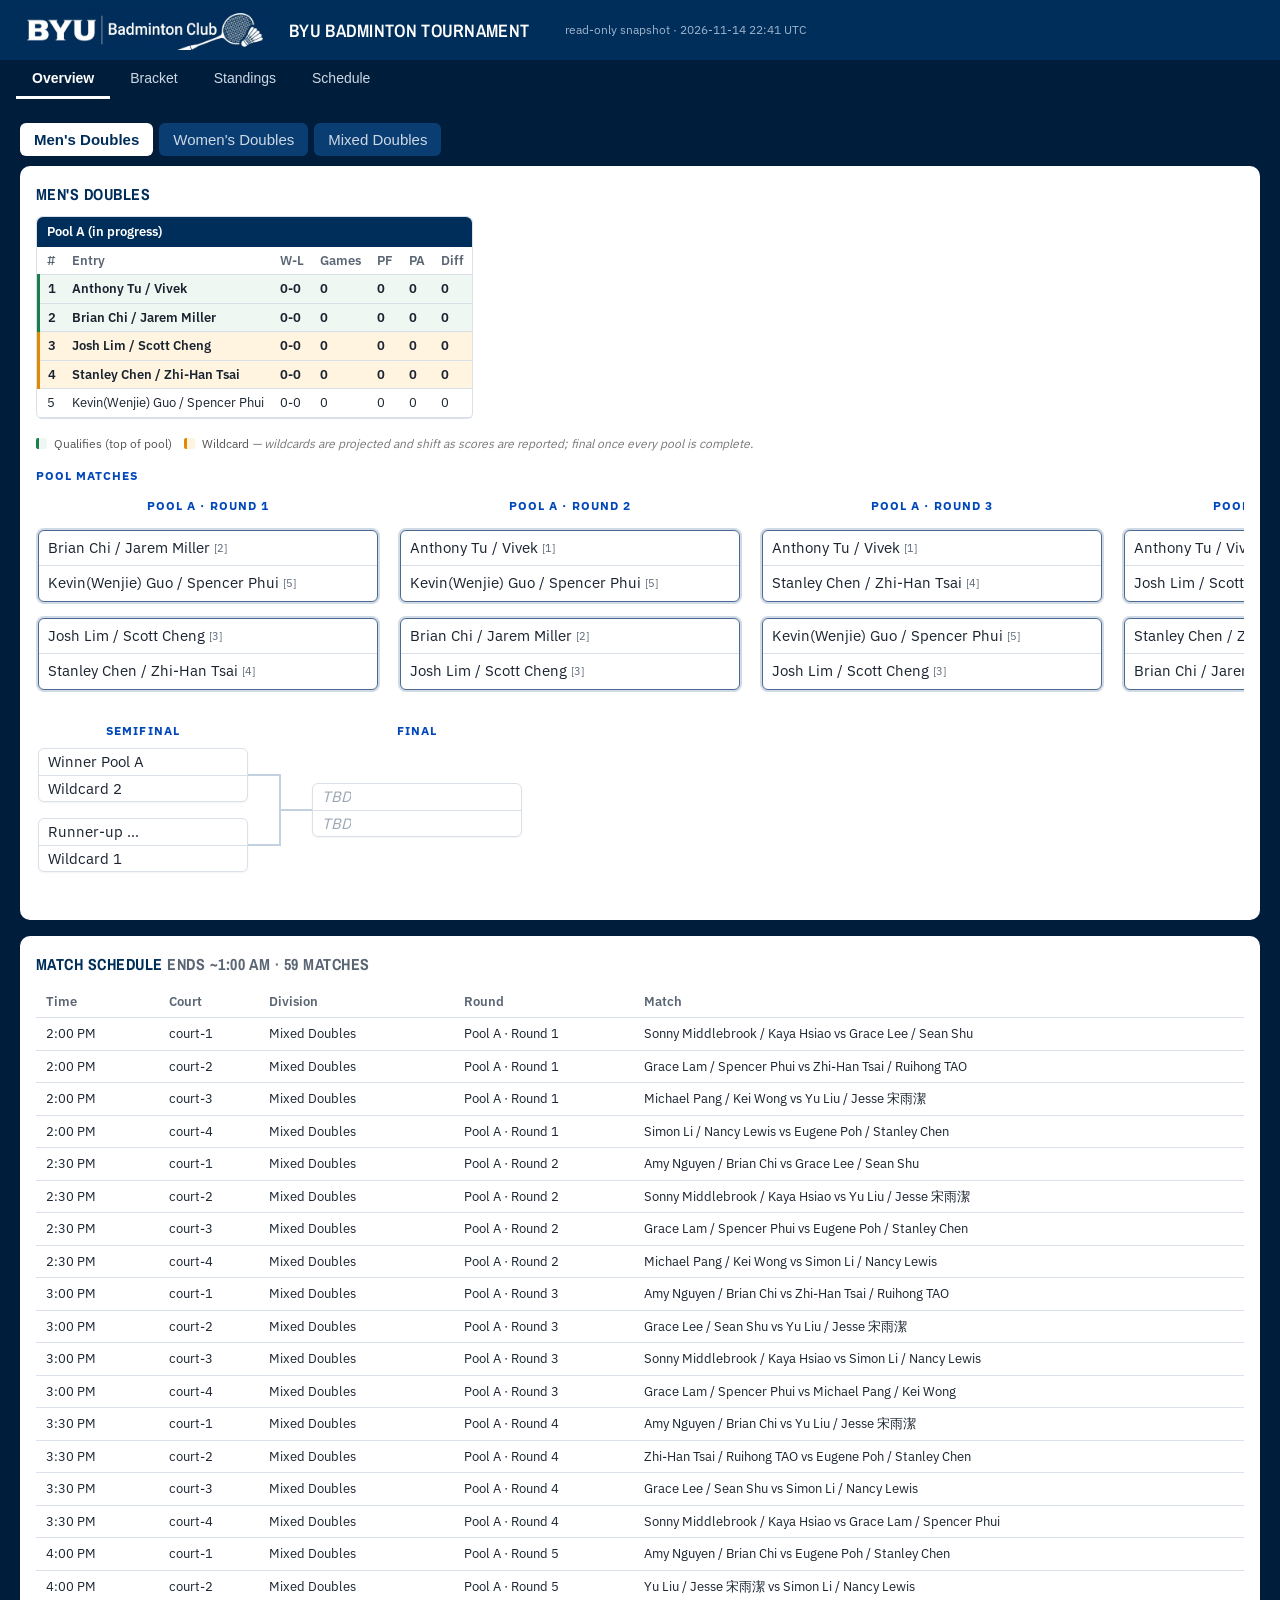
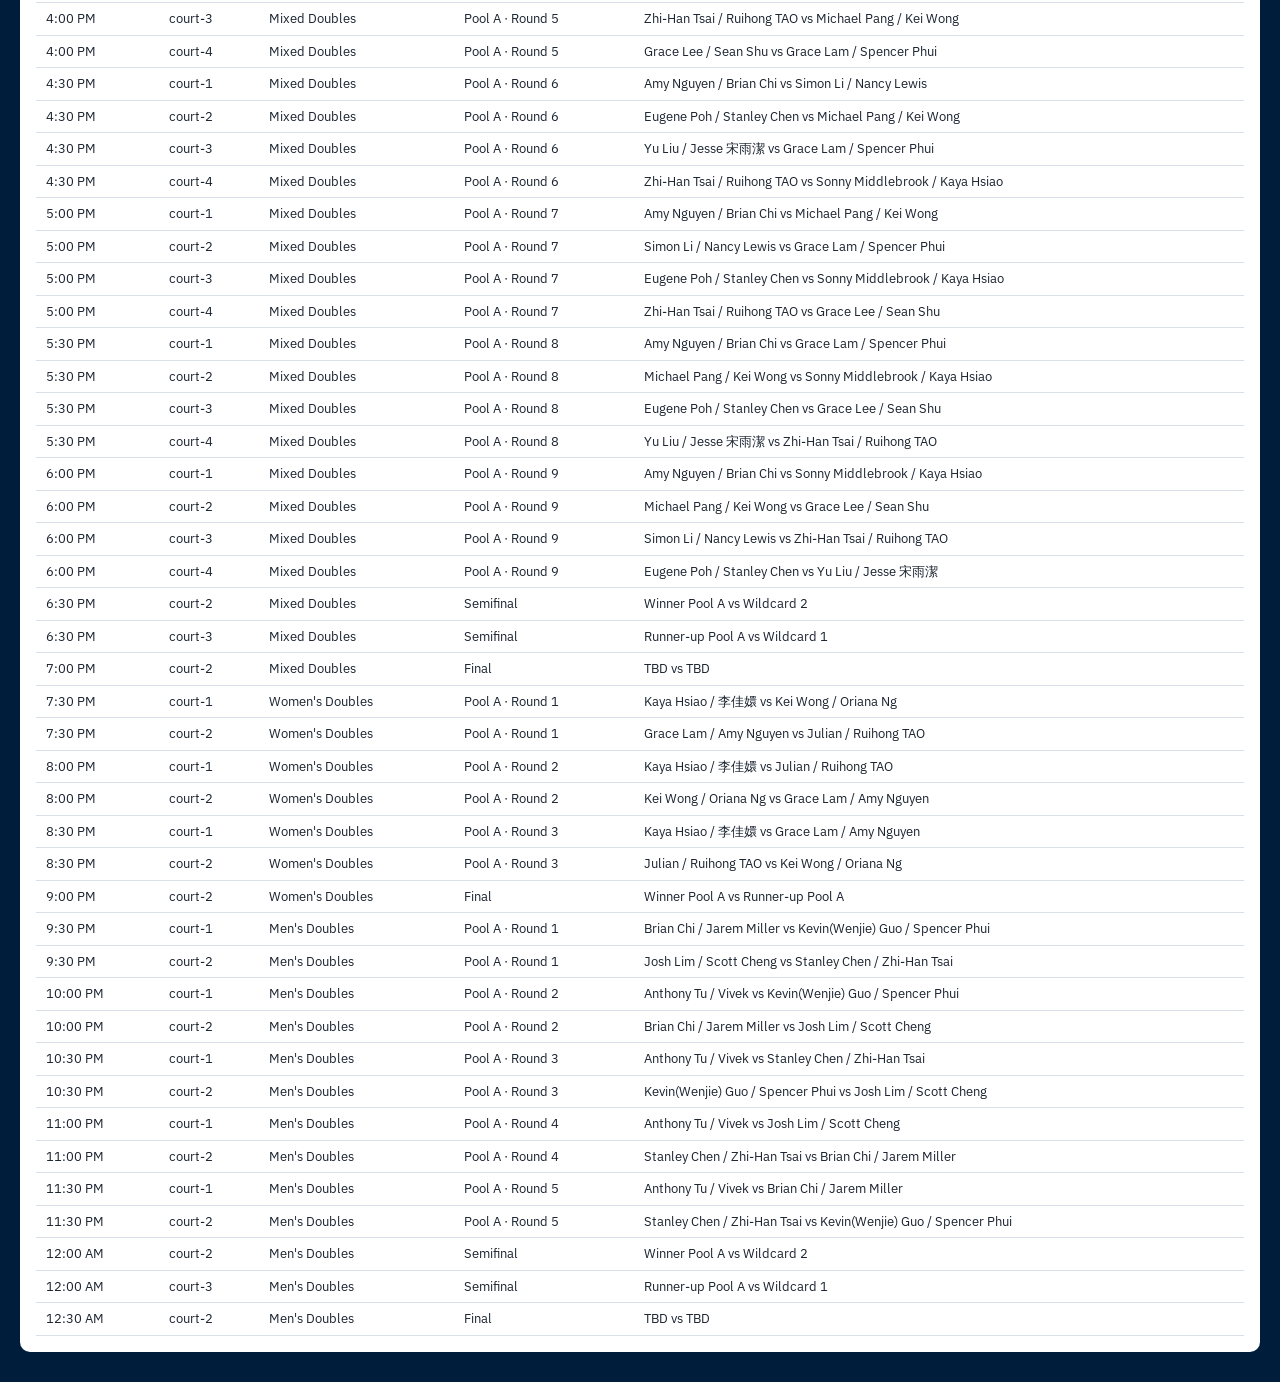
<file: site/index.html>
<!DOCTYPE html>
<html lang="en">
<head>
  <meta charset="utf-8">
  <meta name="viewport" content="width=device-width, initial-scale=1">
  <!-- "live" while served by the app; the static export rewrites this to "static". -->
  <meta name="data-source" content="static">
  <title>BYU Badminton Tournament</title>
  <link rel="icon" href="assets/logo.png">
  <link rel="stylesheet" href="css/fonts.css">
  <link rel="stylesheet" href="css/app.css">
  <link rel="stylesheet" href="css/bracket.css">
  <style>
    body { background: var(--navy-dark); }
    .pub-main { max-width: 1600px; margin: 0 auto; padding: 14px 20px; }
    .pub-card { background:#fff; border-radius:10px; padding:16px; margin-bottom:16px; }
    .pub-card h2 { margin:0 0 10px; color:var(--navy); font-size:16px; }
    .div-tabs { display:flex; flex-wrap:wrap; gap:6px; margin:10px 0; }
    .div-tabs button { background:#0a3d72; color:#cdd8e6; border:0; padding:8px 14px;
      border-radius:6px; cursor:pointer; font-size:15px; }
    .div-tabs button.active { background:#fff; color:var(--navy); font-weight:700; }
    .refresh-note { color:#9fb4cd; font-size:12px; }
    .match .side .nm { max-width: 240px; font-size: 15px; }
    .sched-table td, .sched-table th { padding:6px 10px; }
  </style>
</head>
<body>
  <header class="topbar">
    <img class="logo" src="assets/logo.png" alt="BYU Badminton Club">
    <span class="title" id="tname">Tournament</span>
    <span class="spacer"></span>
    <span class="refresh-note" id="refresh">live · updating</span>
  </header>

  <div class="tabs" id="viewtabs">
    <button data-view="overview" class="active">Overview</button>
    <button data-view="bracket">Bracket</button>
    <button data-view="standings">Standings</button>
    <button data-view="schedule">Schedule</button>
  </div>

  <div class="pub-main">
    <div class="print-header"><img src="assets/logo.png" style="height:36px"><b id="pub-print-title">BYU Badminton Tournament</b></div>
    <div class="div-tabs" id="divtabs"></div>
    <div id="content"></div>
  </div>

  <script src="js/api.js"></script>
  <script src="js/bracket.js"></script>
  <script src="js/public.js"></script>
</body>
</html>
</file>
<file: site/css/fonts.css>
/* Self-hosted BYU-style fonts (generated by fetch_fonts.py) */
@font-face{font-family:'IBM Plex Sans';font-style:normal;font-weight:400;font-display:swap;src:url('../assets/fonts/ibm-plex-sans-latin-400.woff2') format('woff2');}
@font-face{font-family:'IBM Plex Sans';font-style:normal;font-weight:500;font-display:swap;src:url('../assets/fonts/ibm-plex-sans-latin-500.woff2') format('woff2');}
@font-face{font-family:'IBM Plex Sans';font-style:normal;font-weight:600;font-display:swap;src:url('../assets/fonts/ibm-plex-sans-latin-600.woff2') format('woff2');}
@font-face{font-family:'IBM Plex Sans';font-style:normal;font-weight:700;font-display:swap;src:url('../assets/fonts/ibm-plex-sans-latin-700.woff2') format('woff2');}
@font-face{font-family:'Archivo Narrow';font-style:normal;font-weight:600;font-display:swap;src:url('../assets/fonts/archivo-narrow-latin-600.woff2') format('woff2');}
@font-face{font-family:'Archivo Narrow';font-style:normal;font-weight:700;font-display:swap;src:url('../assets/fonts/archivo-narrow-latin-700.woff2') format('woff2');}
</file>
<file: site/css/app.css>
/* BYU Badminton Club theme. Navy sampled from the club logo (#002E5A). */
:root {
  --navy: #002E5A;
  --navy-dark: #001E3C;
  --navy-2: #063a6e;
  --royal: #0047BA;          /* BYU royal-blue accent (eyebrow labels, headers) */
  --accent: #4A6C94;
  --white: #FFFFFF;
  --bg: #f4f6f9;
  --panel: #ffffff;
  --line: #d9e0ea;
  --text: #1a2330;
  --muted: #5b6675;
  --ok: #1a7f4b;
  --warn: #b06a00;
  --err: #b1223a;
  /* BYU-style free fonts: IBM Plex Sans (body) + Archivo Narrow (headers).
     Self-hosted via css/fonts.css (run web/assets/fonts/fetch_fonts.py to
     refresh). Falls back to system fonts if the files aren't present. */
  --sans: "IBM Plex Sans", "Segoe UI", system-ui, -apple-system, Arial, sans-serif;
  --head: "Archivo Narrow", "Arial Narrow", "IBM Plex Sans", Arial, sans-serif;
}
* { box-sizing: border-box; }
body {
  margin: 0; background: var(--bg); color: var(--text);
  font: 15px/1.5 var(--sans);
}
/* Headers: Archivo Narrow, ALL CAPS, royal blue (lighter than the navy bar). */
h1, h2, h3, .card h2, .modal h3, header.topbar .title {
  font-family: var(--head); font-weight: 700; text-transform: uppercase;
  letter-spacing: .03em;
}
.card h2, .modal h3, h1, h2, h3 { color: var(--royal); }
header.topbar {
  background: var(--navy); color: var(--white);
  display: flex; align-items: center; gap: 18px;
  /* Wrap on any window: a narrow header used to push the right-hand buttons
     (Publish, Public Display) off the screen behind a sideways scroll. */
  flex-wrap: wrap;
  padding: 10px 20px; box-shadow: 0 2px 6px rgba(0,0,0,.2);
}
header.topbar img.logo { height: 40px; width: auto; display: block; }
header.topbar .title { font-size: 18px; font-weight: 600; letter-spacing: .3px; }
/* Right-hand controls travel as one right-aligned block, so a narrow window
   wraps them together instead of pushing Publish off the screen. */
header.topbar .topbar-right {
  margin-left: auto; display: flex; align-items: center; gap: 14px;
  flex-wrap: wrap; justify-content: flex-end; max-width: 100%;
}
header.topbar .status { font-size: 13px; opacity: .85; }
/* "site/ published …" next to the Publish button: the last snapshot that was
   pushed, so nobody has to guess whether Pages rebuilt. */
header.topbar .publish-group {
  display: flex; align-items: center; gap: 10px; max-width: 100%;
}
header.topbar .publish-stamp {
  font-size: 12px; line-height: 1.3; opacity: .85; white-space: nowrap;
  cursor: help; border-bottom: 1px dotted rgba(255,255,255,.45);
}
header.topbar .publish-stamp[data-state="pending"] { color: #ffd166; opacity: 1; }
header.topbar .publish-stamp[data-state="none"] { opacity: .6; }

.tabs { display: flex; gap: 4px; background: var(--navy-dark); padding: 0 16px; }
.tabs button {
  background: transparent; color: #cdd8e6; border: 0; padding: 10px 16px;
  cursor: pointer; font-size: 14px; border-bottom: 3px solid transparent;
  display: inline-flex; align-items: center; gap: 8px;
}
.tabs button.active { color: #fff; border-bottom-color: var(--white); font-weight: 600; }
.tabs button .dot {
  width: 18px; height: 18px; border-radius: 50%; font-size: 11px; line-height: 18px;
  text-align: center; background: #274a72; color: #9fb4cd;
}
.tabs button.done .dot { background: var(--ok); color: #fff; }
.tabs button.current .dot { background: #fff; color: var(--navy); }
.tabs button.locked { opacity: .55; }

/* Contextual guide banner shown at the top of each step */
.guide {
  display: flex; align-items: flex-start; gap: 10px; background: #eef4fb;
  border: 1px solid #d3e0f0; border-left: 4px solid var(--accent);
  border-radius: 8px; padding: 10px 14px; margin-bottom: 16px; font-size: 14px;
}
.guide .g-ico { font-size: 18px; line-height: 1.3; }
.guide b { color: var(--navy); }
.guide.locked { background: #fdf3e0; border-left-color: var(--warn); }
.help-list { margin: 6px 0 0 0; padding-left: 18px; }
.help-list li { margin: 3px 0; }
.explainer { font-size: 12.5px; color: var(--muted); margin: 6px 0 0; }
#cb-note:not(:empty) { color: var(--warn); }

main { padding: 18px 20px; max-width: 1200px; margin: 0 auto; }
.tab-panel { display: none; }
.tab-panel.active { display: block; }

.card {
  background: var(--panel); border: 1px solid var(--line); border-radius: 8px;
  padding: 16px; margin-bottom: 16px;
}
.card h2 { margin: 0 0 10px; font-size: 16px; color: var(--navy); }
.row { display: flex; flex-wrap: wrap; gap: 10px; align-items: center; }

button.btn, .btn {
  background: var(--navy); color: #fff; border: 0; border-radius: 6px;
  padding: 8px 14px; cursor: pointer; font-size: 14px;
}
button.btn:hover { background: var(--navy-2); }
button.btn.secondary { background: #eef2f7; color: var(--navy); border: 1px solid var(--line); }
button.btn.ghost { background: transparent; color: var(--navy); border: 1px solid var(--accent); }
button.btn.danger, .btn.danger { background: #fff; color: var(--err); border: 1px solid #e3b6bf; }
button.btn.danger:hover, .btn.danger:hover { background: #fbe3e7; }
button.btn:disabled { opacity: .5; cursor: not-allowed; }

/* Current / up-next queue */
.queue-cols { display: flex; flex-wrap: wrap; gap: 20px; }
.queue-col { flex: 1; min-width: 240px; }
.queue-col h4 { margin: 0 0 6px; font-size: 12px; text-transform: uppercase;
  letter-spacing: .08em; color: var(--royal); font-family: var(--head); }
.queue-item { padding: 6px 10px; border: 1px solid var(--line); border-radius: 6px;
  margin: 4px 0; font-size: 13px; background: #fff; }
.queue-item.ready { border-left: 3px solid var(--ok); }
.queue-item.next { border-left: 3px solid var(--accent); color: var(--muted); }
.queue-item .rd { color: var(--royal); font-size: 11px; text-transform: uppercase; letter-spacing: .05em; }

input, select {
  padding: 7px 9px; border: 1px solid var(--line); border-radius: 6px;
  font-size: 14px; background: #fff; color: var(--text);
}
label.inline { display: inline-flex; align-items: center; gap: 6px; }

table { border-collapse: collapse; width: 100%; font-size: 13px; }
th, td { text-align: left; padding: 6px 8px; border-bottom: 1px solid var(--line); }
th { color: var(--muted); font-weight: 600; }
tr:hover td { background: #f7fafd; }

.badge { display: inline-block; padding: 1px 8px; border-radius: 10px; font-size: 12px; }
.badge.err  { background: #fbe3e7; color: var(--err); }
.badge.warn { background: #fdf0dd; color: var(--warn); }
.badge.info { background: #e6eefb; color: var(--navy); }
.badge.ok   { background: #e3f4ea; color: var(--ok); }
.badge.stub { background: #efe3fb; color: #6a2fb0; }

.issue { padding: 6px 8px; border-left: 4px solid var(--line); margin: 4px 0; background: #fafbfd; }
.issue.error   { border-left-color: var(--err); }
.issue.warning { border-left-color: var(--warn); }
.issue.info    { border-left-color: var(--accent); }
.issue .sugg { color: var(--muted); font-style: italic; }

.muted { color: var(--muted); }

/* Live scoring rows */
.score-match { display: flex; align-items: center; gap: 16px; border: 1px solid var(--line);
  border-radius: 8px; padding: 8px 12px; margin: 6px 0; background: #fff; }
.score-match.done { border-color: #cfe3d6; background: #f7fbf8; }
.sm-rows { display: grid; grid-template-columns: 1fr auto; gap: 5px 14px;
  align-items: center; flex: 1; }
.sm-team { font-size: 14px; }
.sm-team.swin { font-weight: 700; color: var(--ok); }
.sm-team .seed { color: var(--muted); font-size: 11px; }
.sm-inputs { display: flex; gap: 6px; }
.sm-inputs .gin { width: 50px; text-align: center; padding: 6px; }
.sm-save { align-self: center; white-space: nowrap; }

/* Court board (live): courts across the top, ready queue below. */
.board-layout { display: block; }
.court-grid { display: grid; grid-template-columns: repeat(4, 1fr); gap: 12px; margin-bottom: 18px; }
.court-tile { border: 1px solid var(--line); border-radius: 8px; background: #fff;
  position: relative; display: flex; flex-direction: column; overflow: hidden; }
.court-tile .court-hd { padding: 8px 10px 0; }
.court-body { padding: 6px 10px 8px; flex: 1 1 auto; min-height: 60px; }
.ondeck-tab { background: #eef1f5; border-top: 1px solid var(--line); padding: 5px 10px;
  font-size: 11px; text-transform: uppercase; letter-spacing: .05em; color: var(--muted);
  cursor: pointer; display: flex; justify-content: space-between; align-items: center; }
.ondeck-tab:hover { background: #e5eaf1; }
.ondeck-panel { display: none; background: #f7f9fc; padding: 4px 10px 8px; border-top: 1px solid var(--line); }
.ondeck-panel.open { display: block; }
.od-item { font-size: 12px; padding: 4px 6px; border: 1px solid var(--line); border-radius: 5px;
  margin: 3px 0; background: #fff; cursor: pointer; }
.od-item:hover { border-color: var(--royal); }
.od-item.waiting { opacity: .55; }
.od-item .od-r { color: var(--royal); font-size: 10px; text-transform: uppercase; letter-spacing: .04em; }
.court-tile.center { border-color: var(--royal); background: #f5f8fe; }
.court-tile.dragover { outline: 2px dashed var(--royal); outline-offset: 2px; }
.court-tile.valid-target { outline: 2px dashed var(--ok); outline-offset: 2px; cursor: pointer; }
.court-tile.valid-target .court-open { color: var(--ok); }
.court-tile .court-hd { font-size: 12px; font-weight: 700; color: var(--navy);
  display: flex; justify-content: space-between; align-items: center; }
.court-tile .court-hd .badge { font-weight: 600; }
.court-tile .court-open { color: var(--muted); font-size: 12px; margin-top: 6px; font-style: italic; }
.court-tile .court-pick { width: 100%; margin-top: 8px; font-size: 12px; padding: 5px; }
.court-tile .cm-div { font-size: 11px; color: var(--royal); text-transform: uppercase; letter-spacing: .05em; margin-top: 4px; }
.court-tile .cm-side { font-size: 13px; display: flex; justify-content: space-between; align-items: center; gap: 8px; margin: 2px 0; }
.court-tile .cm-side .nm { min-width: 0; overflow-wrap: anywhere; }
.court-tile .cm-side .games { display: inline-flex; gap: 4px; flex: 0 0 auto; white-space: nowrap; align-items: center; }
.court-tile .cm-side .gin { width: 30px; height: 22px; padding: 0; text-align: center; font-size: 12px;
  border: 1px solid var(--line); border-radius: 3px; -moz-appearance: textfield; }
.court-tile .cm-side .gin::-webkit-outer-spin-button,
.court-tile .cm-side .gin::-webkit-inner-spin-button { -webkit-appearance: none; margin: 0; }
.court-tile .cm-side .gin.gwin { background: var(--navy); color: #fff;
  border-color: var(--navy); font-weight: 600; }
.court-tile .cm-approve { margin-top: 6px; width: 100%; }
.court-tile .cm-winline { margin-top: 5px; font-size: 12px; color: var(--navy); font-weight: 600; }
.court-tile .cm-clear { position: absolute; top: -8px; right: -8px; width: 20px; height: 20px;
  border-radius: 50%; border: 1px solid var(--line); background: #fff; color: var(--err);
  cursor: pointer; font-size: 13px; line-height: 1; padding: 0; }
.court-queue-wrap { width: 100%; }
.court-queue-wrap h4 { color: var(--royal); font-family: var(--head); text-transform: uppercase;
  letter-spacing: .06em; font-size: 13px; margin: 0 0 8px; }
.court-queue { display: flex; flex-wrap: wrap; gap: 8px; }
.qchip { border: 1px solid var(--line); border-left: 3px solid var(--accent); border-radius: 6px;
  padding: 6px 9px; font-size: 13px; background: #fff; cursor: grab; width: 300px; }
.qchip.knockout { border-left-color: var(--royal); }
.qchip.selected { outline: 2px solid var(--royal); outline-offset: 1px; }
.qchip:active { cursor: grabbing; }
.qchip .q-div { font-size: 11px; color: var(--royal); text-transform: uppercase; letter-spacing: .05em; }
.qchip.ondeck { background: #f4f6f9; border-left-color: var(--muted); }
.qchip.upcoming { background: #f7f8fa; border-left-color: #b9c0cc; border-style: dashed;
  color: #667; cursor: default; }
.qchip.upcoming .q-div { color: #8a93a3; }

/* Individual / Team mode toggle in the top bar */
.mode-toggle { display: inline-flex; margin-left: 16px; border: 1px solid rgba(255,255,255,.5);
  border-radius: 6px; overflow: hidden; }
.mode-toggle button { background: transparent; color: #fff; border: 0; padding: 4px 12px;
  font: inherit; font-size: 13px; cursor: pointer; }
.mode-toggle button.active { background: #fff; color: var(--navy); font-weight: 600; }

/* Team builder preview */
.team-preview { display: flex; flex-wrap: wrap; gap: 12px; margin-top: 12px; }
.team-card { border: 1px solid var(--line); border-radius: 6px; min-width: 240px; flex: 1 1 240px; }
.team-card h4 { margin: 0; background: var(--navy); color: #fff; padding: 6px 10px;
  border-radius: 6px 6px 0 0; font-size: 13px; display: flex; justify-content: space-between; }
.team-card.short h4 { background: #b45309; }
.team-card ul { margin: 0; padding: 6px 10px; list-style: none; font-size: 13px; }
.team-card li { display: flex; justify-content: space-between; padding: 1px 0; }
.team-card li .g { color: var(--muted); font-size: 11px; }
.team-card .gap { padding: 4px 10px; color: #b45309; font-size: 12px; }
#tb-warnings .warn { background: #fff4e0; border-left: 3px solid #e08a00; padding: 6px 10px;
  border-radius: 4px; margin: 8px 0; font-size: 13px; }
.grid-table { font-size: 13px; margin: 10px 0; }
.grid-table th, .grid-table td { padding: 3px 10px; text-align: center; }
.grid-table td:first-child, .grid-table th:first-child { text-align: left; }
.grid-table td.short { background: #fff4e0; color: #b45309; font-weight: 600; }
.team-card .tc-body { padding: 6px 10px; }
.ev-group { margin-bottom: 6px; }
.ev-h { font-size: 11px; text-transform: uppercase; letter-spacing: .05em; color: var(--royal); }
.ev-e { display: flex; justify-content: space-between; font-size: 13px; }
.ev-e .g { color: var(--muted); font-size: 11px; }
.scoring-panel { background: #f4f6f9; border: 1px solid var(--line); border-radius: 6px;
  padding: 8px 12px; margin: 8px 0; }
.scoring-panel h4 { margin: 0 0 6px; color: var(--royal); font-family: var(--head);
  text-transform: uppercase; letter-spacing: .04em; font-size: 13px; }
.scoring-line { font-size: 12px; color: var(--navy); background: #eef3fb;
  border-radius: 4px; padding: 4px 8px; margin: 4px 0; }

/* Team tie cards (manager + public) */
.tie-round { display: inline-block; vertical-align: top; margin: 0 10px 10px 0; min-width: 300px; }
.tie-round > h4 { color: var(--royal); font-family: var(--head); text-transform: uppercase;
  letter-spacing: .04em; font-size: 13px; margin: 0 0 6px; }
.tie-card { border: 1px solid var(--line); border-radius: 6px; margin-bottom: 10px; }
.tie-head { display: flex; justify-content: space-between; align-items: center; padding: 6px 10px;
  background: #f4f6f9; border-radius: 6px 6px 0 0; }
.tie-head .tside { font-weight: 600; }
.tie-head .tside.win { color: var(--navy); }
.tie-tally { font-family: var(--head); font-size: 16px; color: var(--navy); }
/* Two-column tie grid: label | Team 1 cell | Team 2 cell */
.tie-grid { display: grid; grid-template-columns: 84px 1fr 1fr; gap: 4px 8px;
  padding: 6px 10px 10px; align-items: center; }
.tie-grid .tg-h { font-size: 11px; font-weight: 600; text-transform: uppercase;
  letter-spacing: .04em; padding-bottom: 2px; border-bottom: 1px solid var(--line); }
.tie-grid .tg-rl { grid-column: 1; color: var(--royal); font-size: 10px;
  text-transform: uppercase; letter-spacing: .04em; }
.tie-grid .tg-cell { display: flex; justify-content: space-between; align-items: center;
  gap: 6px; font-size: 13px; padding: 2px 4px 2px 6px; border-left: 3px solid var(--line);
  border-radius: 3px; }
.tie-grid .tg-cell:nth-child(3n+2) { border-left-color: var(--c1); }
.tie-grid .tg-cell:nth-child(3n+0) { border-left-color: var(--c2); }
.tie-grid .tg-cell.win { background: #eef7f1; font-weight: 600; }
.tie-grid .tg-cell .nm { min-width: 0; overflow-wrap: anywhere; }
.tie-grid .tg-cell .games { display: inline-flex; gap: 3px; flex: 0 0 auto; }
.tie-grid .gin { width: 26px; height: 22px; padding: 0; text-align: center; font-size: 12px;
  border: 1px solid var(--line); border-radius: 3px; -moz-appearance: textfield; }
.tie-grid .gin::-webkit-outer-spin-button,
.tie-grid .gin::-webkit-inner-spin-button { -webkit-appearance: none; margin: 0; }
.tie-grid .gbox { display: inline-block; min-width: 20px; text-align: center; font-size: 12px;
  padding: 1px 3px; border: 1px solid var(--line); border-radius: 3px; }
.tie-grid .gbox.gwin { background: var(--navy); color: #fff; font-weight: 600; border-color: var(--navy); }
.team-dot { display: inline-block; width: 9px; height: 9px; border-radius: 50%;
  margin-right: 6px; vertical-align: 0; }
.qchip .ondeck-tag { color: var(--muted); font-style: italic; text-transform: none; letter-spacing: 0; }
.court-queue .hint { width: 100%; margin: 0 0 4px; }
.court-completed { display: flex; flex-direction: column; gap: 3px; max-height: 240px; overflow: auto; }
.done-row { font-size: 13px; padding: 3px 0; border-bottom: 1px solid var(--line); }
.done-row .dr-div { color: var(--royal); font-size: 11px; text-transform: uppercase; letter-spacing: .05em; margin-right: 6px; }
.done-row b { color: var(--ok); }
/* "undo" beside a completed match: deletes a mis-entered result. */
.done-row .done-undo {
  margin-left: 8px; font-size: 11px; padding: 1px 6px; cursor: pointer;
  background: transparent; color: #8a1f1f; border: 1px solid var(--line);
  border-radius: 8px; text-transform: uppercase; letter-spacing: .05em;
}
.done-row .done-undo:hover { border-color: #8a1f1f; }
.pill { font-size: 12px; padding: 2px 7px; border: 1px solid var(--line); border-radius: 10px; }

/* Modal for result entry */
.modal-back {
  position: fixed; inset: 0; background: rgba(0,20,40,.45);
  display: none; align-items: center; justify-content: center; z-index: 50;
}
.modal-back.show { display: flex; }
.modal { background: #fff; border-radius: 10px; padding: 20px; width: 420px; max-width: 92vw; }
.modal h3 { margin: 0 0 12px; color: var(--navy); }
.modal .game-row { display: flex; align-items: center; gap: 10px; margin: 6px 0; }
.modal .game-row span { width: 60px; color: var(--muted); }
.modal .game-row input { width: 70px; text-align: center; }
.modal .actions { display: flex; justify-content: flex-end; gap: 8px; margin-top: 14px; }

.toast {
  position: fixed; bottom: 18px; left: 50%; transform: translateX(-50%);
  background: var(--navy-dark); color: #fff; padding: 10px 16px; border-radius: 8px;
  opacity: 0; transition: opacity .2s; pointer-events: none; z-index: 60;
}
.toast.show { opacity: 1; }
.toast.err { background: var(--err); }

/* Phones: keep the header, step tabs and cards inside the viewport. */
@media (max-width: 760px) {
  header.topbar { padding: 8px 10px; gap: 10px; flex-wrap: wrap; }
  header.topbar img.logo { height: 30px; }
  header.topbar .title {
    font-size: 14px; min-width: 0; overflow: hidden;
    text-overflow: ellipsis; white-space: nowrap;
  }
  header.topbar .status { display: none; }
  .tabs { padding: 0 6px; overflow-x: auto; }
  .tabs button { padding: 9px 10px; font-size: 13px; white-space: nowrap; }
  main { padding: 12px 10px; }
  .card { padding: 12px; }
  .row { flex-wrap: wrap; }
  body { font-size: 14px; }
}

/* Pairs editor */
.partner-event { margin: 16px 0 8px; }
.partner-event:first-child { margin-top: 6px; }
.partner-head { display: flex; gap: 10px; align-items: baseline; flex-wrap: wrap;
  margin-bottom: 4px; }
.partner-actions { margin-left: auto; display: flex; gap: 6px; align-items: center; }
.partner-actions input { width: 64px; }
.partner-scroll { max-height: 430px; overflow-y: auto; overflow-x: hidden; }
/* Fixed layout + percentage columns: the table always fits its card at any
   window width, so the status column wraps instead of being pushed out of
   view (or forcing a sideways scroll). */
table.partners { table-layout: fixed; width: 100%; }
table.partners th, table.partners td { padding: 6px; vertical-align: top;
  white-space: normal; overflow-wrap: break-word; }
table.partners th:nth-child(1) { width: 17%; }
table.partners th:nth-child(2) { width: 34px; text-align: center; }
table.partners th:nth-child(3) { width: 46px; text-align: center; }
table.partners th:nth-child(4) { width: 17%; }
table.partners th:nth-child(5) { width: 34px; text-align: center; }
table.partners th:nth-child(6) { width: 46px; text-align: center; }
table.partners th:nth-child(7) { width: 28%; }
table.partners th:nth-child(8) { width: 20%; }
table.partners td:nth-child(2), table.partners td:nth-child(3),
table.partners td:nth-child(5), table.partners td:nth-child(6) { text-align: center; }
table.partners select { width: 100%; }
.partner-buttons { display: flex; flex-wrap: wrap; gap: 4px; margin-top: 4px; }
.partner-buttons .btn { padding: 4px 8px; font-size: 12px; white-space: nowrap; }
.partner-note { color: var(--muted); font-size: 12px; margin-top: 2px; }
.pair-issue { color: var(--warn); font-size: 12.5px; }
/* In a narrow window the same columns get less room: shrink the type a little
   so names and the status column still read instead of breaking mid-word. */
@media (max-width: 820px) {
  table.partners { font-size: 12px; }
  table.partners th, table.partners td { padding: 5px 4px; }
  table.partners select { font-size: 12px; padding: 4px 5px; }
  .partner-buttons .btn { font-size: 11px; padding: 3px 6px; }
}

/* editable event codes in the players table */
.ev-cell { white-space: normal; min-width: 108px; line-height: 1.5; }
.ev-chip {
  font: inherit; font-size: .7rem; line-height: 1; padding: 3px 5px; margin: 0 1px 1px 0;
  border: 1px solid var(--line, #d6dbe1); border-radius: 6px; background: #fff;
  color: #7b8794; cursor: pointer;
}
.ev-chip:hover { border-color: #8fa1b3; color: #2d3b4a; }
.ev-chip.on { background: #e7f2ff; border-color: #7aa7d6; color: #1c4f86; font-weight: 600; }

/* merge buttons on duplicate-registration warnings */
.issue-actions { display: inline-flex; gap: 6px; flex-wrap: wrap; margin-left: 8px; }
.merge-btn { font-size: .72rem; padding: 2px 8px; }
</file>
<file: site/css/bracket.css>
/* Visual bracket tree. Rounds are columns; matches within a round are spaced
   evenly so a later round's match centers between its two feeders. Elbow
   connectors are drawn with borders. Prints cleanly (see @media print). */
.bracket-wrap { overflow-x: auto; padding: 8px 2px 16px; }
.bracket { display: flex; gap: 0; min-width: max-content; }
.round {
  display: flex; flex-direction: column; justify-content: space-around;
  min-width: 210px; padding: 0 22px 0 0; position: relative;
}
.round-title {
  position: sticky; top: 0; text-align: center; font-size: 11.5px;
  text-transform: uppercase; letter-spacing: .09em; color: var(--royal);
  font-weight: 700; margin-bottom: 8px; font-family: var(--sans);
}
.match {
  position: relative; background: #fff; border: 1px solid var(--line);
  border-radius: 6px; margin: 8px 0; box-shadow: 0 1px 2px rgba(0,0,0,.05);
}
.match .side {
  display: flex; justify-content: space-between; align-items: center;
  padding: 6px 9px; font-size: 13px; border-bottom: 1px solid var(--line);
}
/* Fixed heights so the coordinate tree layout aligns exactly (BOX_H=54). */
.bracket-tree { position: relative; }
.bracket-tree .match { margin: 0; height: 54px; }
.bracket-tree .match .side { height: 27px; box-sizing: border-box; padding: 4px 9px; }
.bracket-tree svg { position: absolute; left: 0; top: 0; pointer-events: none; }
.seg-heading { margin: 14px 0 4px; font-size: 12px; font-weight: 700;
  color: var(--royal); text-transform: uppercase; letter-spacing: .08em;
  font-family: var(--sans); }
.seg-note { font-size: 12px; color: var(--muted); margin: 0 0 6px; }
/* Multi-pool stage: one column per pool with its rounds stacked in order, so the
   pools read as running side by side rather than as a queue of rounds. */
.pool-col { justify-content: flex-start; }
.pool-col .match { margin-bottom: 6px; }
.round-cap { font-size: 10.5px; font-weight: 700; color: var(--muted);
  text-transform: uppercase; letter-spacing: .06em; margin: 12px 0 5px; }
.round-cap:first-of-type { margin-top: 0; }
.match .side:last-child { border-bottom: 0; }
.match .side { align-items: center; }
/* Names may wrap; score boxes must NOT wrap and stay centred beside the name. */
.match .side .nm { min-width: 0; overflow-wrap: anywhere; }
.match .side .seed { color: var(--muted); font-size: 11px; margin: 0 6px 0 4px; flex: none; }
.match .side .games { display: inline-flex; gap: 3px; margin-left: auto;
  flex: 0 0 auto; white-space: nowrap; align-items: center; }
/* Inside the fixed-height tree, keep names to a single line (ellipsis). */
.bracket-tree .match .side .nm { white-space: nowrap; overflow: hidden;
  text-overflow: ellipsis; max-width: 96px; }
.match .side .gbox {
  min-width: 20px; text-align: center; font-size: 12px; color: var(--muted);
  background: #eef1f5; border-radius: 3px; padding: 0 3px;
  font-variant-numeric: tabular-nums;
}
.match .side .gbox.gwin { background: var(--navy); color: #fff; font-weight: 600; }
.match .side .games .gin {
  width: 30px; height: 22px; padding: 0; text-align: center; font-size: 12px;
  border: 1px solid var(--line); border-radius: 3px; background: #fff;
  font-variant-numeric: tabular-nums; -moz-appearance: textfield;
}
.match .side .games .gin:focus { border-color: var(--royal); outline: none;
  box-shadow: 0 0 0 2px rgba(0,71,186,.2); }
/* Winner's game boxes once the match is decided (matches the public view). */
.match .side .games .gin.gwin { background: var(--navy); color: #fff;
  border-color: var(--navy); font-weight: 600; }
/* No spinner arrows on the score boxes. */
.match .side .games .gin::-webkit-outer-spin-button,
.match .side .games .gin::-webkit-inner-spin-button { -webkit-appearance: none; margin: 0; }
.match.scoring { cursor: default; position: relative; }
.match .clear-x {
  position: absolute; top: -8px; right: -8px; width: 18px; height: 18px;
  border-radius: 50%; border: 1px solid var(--line); background: #fff;
  color: var(--err); font-size: 12px; line-height: 1; cursor: pointer; padding: 0;
  display: none; z-index: 3;
}
.match.scoring.done:hover .clear-x { display: block; }
.bracket-tree .match.scoring .side .nm { max-width: 74px; }
.match .side.win { background: #eef7f1; font-weight: 600; }
.match .side.win .nm { color: var(--ok); }
.match .side.tbd { color: #9aa6b4; font-style: italic; }
.match .side.bye { color: #9aa6b4; }
.match.ready { border-color: var(--accent); box-shadow: 0 0 0 2px rgba(74,108,148,.25); }
.match.done  { border-color: #cfe3d6; }
.match.editable { cursor: pointer; }
.match.editable:hover { box-shadow: 0 0 0 2px rgba(74,108,148,.4); }
.match .seedno { display: inline-block; min-width: 16px; color: var(--accent); font-size: 11px; margin-right: 4px; }

.champion-line { margin: 6px 0 0; font-size: 14px; color: var(--navy); }
.champion-line b { color: var(--ok); }

.standings-wrap { display: flex; flex-wrap: wrap; gap: 14px; margin: 10px 0 14px; }
.standings { border: 1px solid var(--line); border-radius: 6px; min-width: 260px; }
.standings-title { background: var(--navy); color: #fff; padding: 5px 10px; font-size: 13px; font-weight: 600; border-radius: 6px 6px 0 0; }
.standings table { font-size: 13px; }
.standings th, .standings td { padding: 4px 8px; }
.standings tr.adv td { background: #eef7f1; font-weight: 600; }
.standings tr.adv td:first-child { border-left: 3px solid var(--ok); }
.standings tr.wild td { background: #fff4e0; font-weight: 600; }
.standings tr.wild td:first-child { border-left: 3px solid #e08a00; }
.standings-legend { flex-basis: 100%; font-size: 12px; color: #555; margin-top: 2px; }
.standings-legend em { color: #777; }
.standings-legend .key { display: inline-block; width: 11px; height: 11px; border-radius: 2px;
  vertical-align: -1px; margin: 0 4px 0 12px; }
.standings-legend .key:first-child { margin-left: 0; }
.standings-legend .key.adv { background: #eef7f1; border-left: 3px solid var(--ok); }
.standings-legend .key.wild { background: #fff4e0; border-left: 3px solid #e08a00; }

/* Planner: format comparison gallery */
.plan-gallery { display: flex; flex-wrap: wrap; gap: 14px; margin-top: 12px; }
.plan-card { border: 1px solid var(--line); border-radius: 8px; width: 340px;
  display: flex; flex-direction: column; background: #fff; }
.plan-card.unfit { border-color: #e5b8bf; }
.plan-card.unavail { opacity: .7; }
.plan-card.recommended { border-color: var(--ok); box-shadow: 0 0 0 2px rgba(26,127,75,.25); }
.combined-note { background: #eef7f1; border: 1px solid #cfe3d6; border-left: 4px solid var(--ok);
  border-radius: 8px; padding: 8px 12px; margin-bottom: 10px; font-size: 13px; }
.combined-note b { color: var(--ok); }
.plan-card .head { background: var(--navy); color: #fff; padding: 8px 10px;
  border-radius: 8px 8px 0 0; display: flex; justify-content: space-between;
  align-items: center; gap: 8px; }
.plan-card .head .badge { color: #12351f; }
.plan-card .stats { padding: 8px 10px; font-size: 13px; color: var(--text); }
.plan-card .mini { height: 210px; overflow: auto; border-top: 1px solid var(--line);
  border-bottom: 1px solid var(--line); background: #fbfcfe; }
.plan-card .mini .champion-line, .plan-card .mini .standings-wrap,
.plan-card .mini .seg-heading { display: none; }
.plan-card .mini .bracket-tree, .plan-card .mini .bracket {
  transform: scale(.6); transform-origin: top left; }
.plan-card .mini .round { min-width: 140px; padding-right: 12px; }
.plan-card .mini .round-title { font-size: 10px; }
.plan-card .mini .match .side .nm { max-width: 150px; }
.plan-card .foot { padding: 8px 10px; }
.badge.fit-ok { background: #e3f4ea; color: var(--ok); }
.badge.fit-over { background: #fbe3e7; color: var(--err); }

@media print {
  @page { size: landscape; margin: 10mm; }
  header.topbar, .tabs, .no-print, button { display: none !important; }
  .refresh-note, .div-tabs, .guide { display: none !important; }
  body { background: #fff !important; color: #000; }
  .pub-main { padding: 0 !important; max-width: none !important; }
  .card, .pub-card { box-shadow: none; }
  .bracket-wrap { overflow: visible; }
  /* Squeeze the draw onto the sheet: rounds share the page width. */
  .bracket { min-width: 0; width: 100%; }
  .round { min-width: 0; flex: 1 1 0; padding: 0 10px 0 0; }
  .print-header { display: flex !important; align-items: center; gap: 12px; margin-bottom: 10px; }
}
.print-header { display: none; }

/* Note under a team tie when one side fields more entries than the other. */
.tie-gap {
  font-size: 12px; color: var(--warn); line-height: 1.35;
  padding: 6px 9px 8px; border-top: 1px dashed var(--line); background: #fffdf6;
}
</file>
